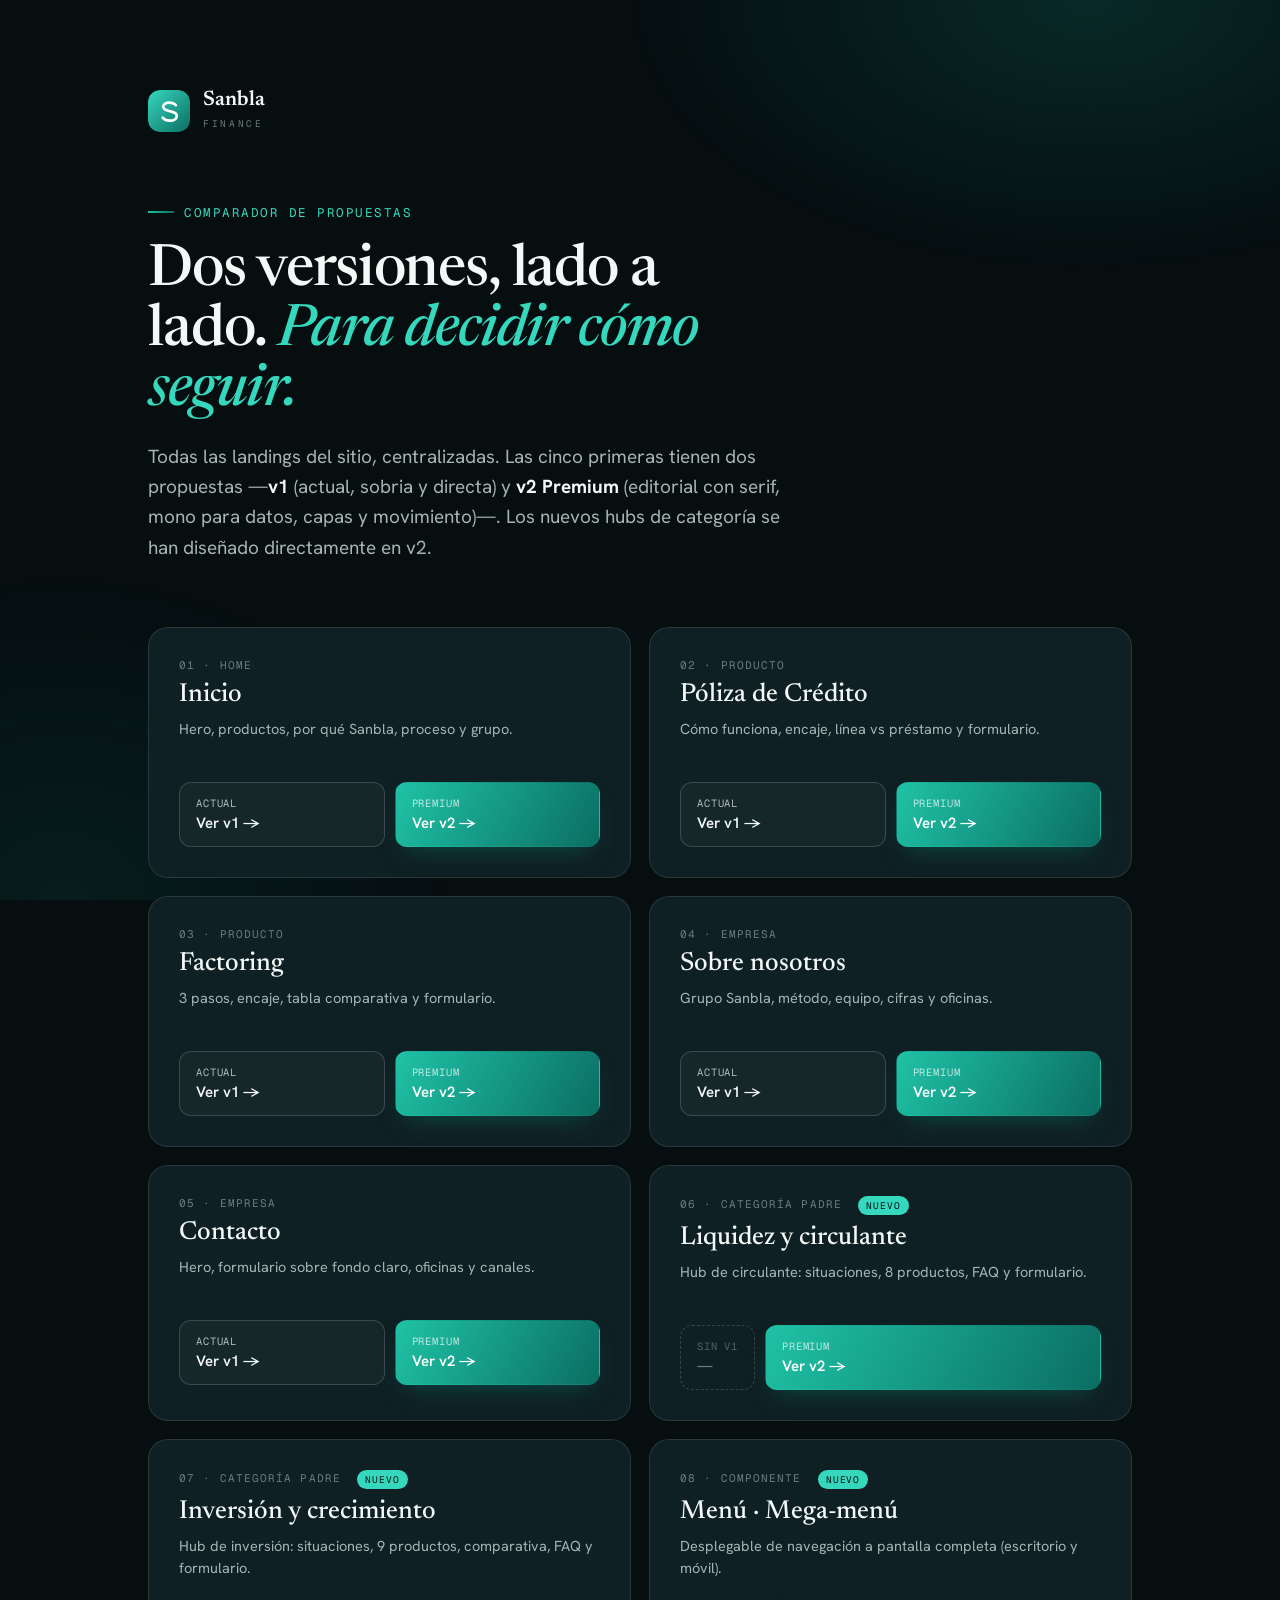
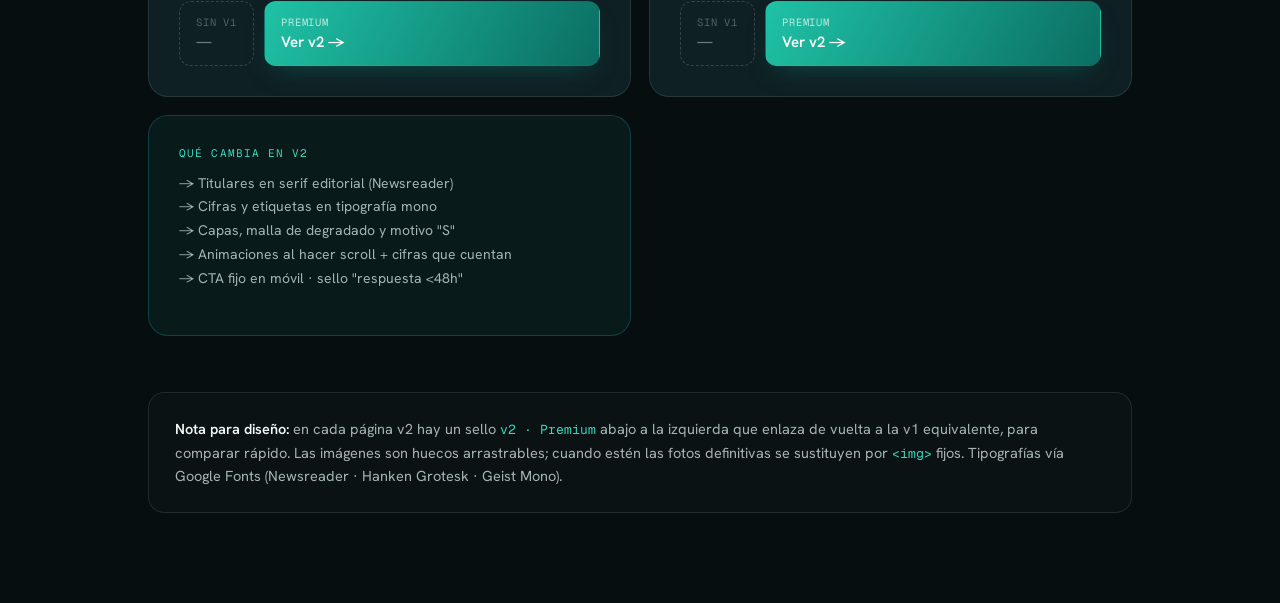
<file: index.html>
<!DOCTYPE html>
<html lang="es">
<head>
<meta charset="UTF-8" />
<meta name="viewport" content="width=device-width, initial-scale=1.0" />
<title>Comparador · Sanbla Finance — v1 vs v2</title>
<link rel="preconnect" href="https://fonts.googleapis.com" />
<link rel="preconnect" href="https://fonts.gstatic.com" crossorigin />
<link href="https://fonts.googleapis.com/css2?family=Newsreader:ital,opsz,wght@0,6..72,400;0,6..72,500;0,6..72,600;1,6..72,500&family=Hanken+Grotesk:wght@400;500;600;700&family=Geist+Mono:wght@400;500&display=swap" rel="stylesheet" />
<style>
  :root{
    --teal-300:#36D8BD;--teal-600:#0E8C7C;--teal-700:#0B6E63;
    --ink-980:#060E10;--ink-900:#0B181B;--ink-850:#0F2024;
    --grad:linear-gradient(118deg,#1FC2A6,#0B6E63);
    --line:rgba(255,255,255,.1);--line2:rgba(255,255,255,.16);
    --on:#F4F8F7;--mut:#A6B4B5;--faint:#6B7B7D;
    --mono:"Geist Mono",ui-monospace,monospace;
    --serif:"Newsreader",Georgia,serif;
    --body:"Hanken Grotesk",system-ui,sans-serif;
  }
  *{box-sizing:border-box;}
  body{margin:0;background:var(--ink-980);color:var(--on);font-family:var(--body);-webkit-font-smoothing:antialiased;min-height:100vh;}
  .bg{position:fixed;inset:0;z-index:0;pointer-events:none;background:radial-gradient(60% 50% at 85% 0%,rgba(18,168,146,.18),transparent 60%),radial-gradient(50% 60% at 5% 100%,rgba(11,110,99,.16),transparent 60%);}
  .wrap{position:relative;z-index:1;max-width:1080px;margin:0 auto;padding:clamp(40px,7vw,96px) clamp(20px,5vw,48px);}
  .top{display:flex;align-items:center;gap:13px;}
  .mark{width:42px;height:42px;border-radius:12px;}
  .brand b{font-family:var(--serif);font-weight:600;font-size:21px;display:block;line-height:1;}
  .brand span{font-family:var(--mono);font-size:9.5px;letter-spacing:.28em;text-transform:uppercase;color:var(--faint);}
  .kick{font-family:var(--mono);font-size:12.5px;letter-spacing:.12em;text-transform:uppercase;color:var(--teal-300);margin-top:clamp(40px,6vw,72px);display:inline-flex;align-items:center;gap:10px;}
  .kick::before{content:"";width:26px;height:1.5px;background:var(--grad);}
  h1{font-family:var(--serif);font-weight:500;font-size:clamp(34px,5.4vw,58px);line-height:1.04;letter-spacing:-.02em;margin:20px 0 0;max-width:18ch;}
  h1 em{font-style:italic;color:var(--teal-300);}
  .lede{color:var(--mut);font-size:19px;margin-top:20px;max-width:60ch;line-height:1.6;}
  .grid{margin-top:clamp(40px,6vw,64px);display:grid;grid-template-columns:repeat(2,1fr);gap:18px;}
  .card{background:var(--ink-850);border:1px solid var(--line);border-radius:20px;padding:30px;transition:border-color .2s ease,transform .2s ease;}
  .card:hover{border-color:rgba(54,216,189,.4);transform:translateY(-3px);}
  .card .pg{font-family:var(--mono);font-size:11px;letter-spacing:.1em;text-transform:uppercase;color:var(--faint);}
  .card h2{font-family:var(--serif);font-weight:500;font-size:26px;margin:10px 0 0;}
  .card p{color:var(--mut);font-size:14.5px;margin-top:10px;line-height:1.5;min-height:42px;}
  .links{display:flex;gap:10px;margin-top:22px;}
  .lk{flex:1;display:flex;flex-direction:column;gap:3px;padding:13px 16px;border-radius:12px;text-decoration:none;border:1px solid var(--line2);transition:all .18s ease;}
  .lk small{font-family:var(--mono);font-size:10.5px;letter-spacing:.08em;text-transform:uppercase;opacity:.7;}
  .lk b{font-size:15px;font-weight:600;}
  .lk.v1{background:rgba(255,255,255,.03);color:var(--on);}
  .lk.v1:hover{background:rgba(255,255,255,.08);border-color:rgba(255,255,255,.3);}
  .lk.v2{background:var(--grad);color:#fff;border-color:transparent;box-shadow:0 12px 26px -12px rgba(11,110,99,.6);}
  .lk.v2:hover{transform:translateY(-2px);box-shadow:0 18px 34px -12px rgba(11,110,99,.7);}
  .lk.na{flex:0 0 auto;background:transparent;color:var(--faint);border-style:dashed;cursor:default;}
  .lk.na:hover{transform:none;background:transparent;}
  .tag-new{display:inline-block;font-family:var(--mono);font-size:9.5px;letter-spacing:.1em;text-transform:uppercase;color:#081214;background:var(--teal-300);padding:3px 8px;border-radius:999px;margin-left:8px;vertical-align:middle;}
  .note{margin-top:clamp(36px,5vw,56px);padding:24px 26px;border:1px solid var(--line);border-radius:16px;background:rgba(255,255,255,.02);color:var(--mut);font-size:14.5px;line-height:1.65;}
  .note b{color:var(--on);font-weight:600;}
  .note .mono{font-family:var(--mono);color:var(--teal-300);font-size:13px;}
  @media(max-width:680px){.grid{grid-template-columns:1fr;}}
</style>
</head>
<body>
<div class="bg"></div>
<div class="wrap">
  <div class="top">
    <svg class="mark" viewBox="0 0 40 40" aria-hidden="true"><defs><linearGradient id="lg" x1="0" y1="0" x2="1" y2="1"><stop offset="0" stop-color="#36D8BD"/><stop offset="1" stop-color="#0B6E63"/></linearGradient></defs><rect width="40" height="40" rx="11" fill="url(#lg)"/><path d="M26.5 14.5C25 12.8 22.7 12 20.2 12c-3.4 0-5.7 1.6-5.7 4 0 5.6 12.9 2.8 12.9 8.7 0 2.7-2.7 4.5-6.6 4.5-2.9 0-5.4-1-6.8-2.9" fill="none" stroke="#fff" stroke-width="2.5" stroke-linecap="round" stroke-linejoin="round"/></svg>
    <span class="brand"><b>Sanbla</b><span>Finance</span></span>
  </div>

  <span class="kick">Comparador de propuestas</span>
  <h1>Dos versiones, lado a lado. <em>Para decidir cómo seguir.</em></h1>
  <p class="lede">Todas las landings del sitio, centralizadas. Las cinco primeras tienen dos propuestas —<b style="color:var(--on)">v1</b> (actual, sobria y directa) y <b style="color:var(--on)">v2 Premium</b> (editorial con serif, mono para datos, capas y movimiento)—. Los nuevos hubs de categoría se han diseñado directamente en v2.</p>

  <div class="grid">
    <div class="card">
      <div class="pg">01 · Home</div>
      <h2>Inicio</h2>
      <p>Hero, productos, por qué Sanbla, proceso y grupo.</p>
      <div class="links"><a class="lk v1" href="Inicio.html"><small>Actual</small><b>Ver v1 →</b></a><a class="lk v2" href="Inicio-v2.html"><small>Premium</small><b>Ver v2 →</b></a></div>
    </div>
    <div class="card">
      <div class="pg">02 · Producto</div>
      <h2>Póliza de Crédito</h2>
      <p>Cómo funciona, encaje, línea vs préstamo y formulario.</p>
      <div class="links"><a class="lk v1" href="Poliza.html"><small>Actual</small><b>Ver v1 →</b></a><a class="lk v2" href="Poliza-v2.html"><small>Premium</small><b>Ver v2 →</b></a></div>
    </div>
    <div class="card">
      <div class="pg">03 · Producto</div>
      <h2>Factoring</h2>
      <p>3 pasos, encaje, tabla comparativa y formulario.</p>
      <div class="links"><a class="lk v1" href="Factoring.html"><small>Actual</small><b>Ver v1 →</b></a><a class="lk v2" href="Factoring-v2.html"><small>Premium</small><b>Ver v2 →</b></a></div>
    </div>
    <div class="card">
      <div class="pg">04 · Empresa</div>
      <h2>Sobre nosotros</h2>
      <p>Grupo Sanbla, método, equipo, cifras y oficinas.</p>
      <div class="links"><a class="lk v1" href="Sobre-nosotros.html"><small>Actual</small><b>Ver v1 →</b></a><a class="lk v2" href="Sobre-nosotros-v2.html"><small>Premium</small><b>Ver v2 →</b></a></div>
    </div>
    <div class="card">
      <div class="pg">05 · Empresa</div>
      <h2>Contacto</h2>
      <p>Hero, formulario sobre fondo claro, oficinas y canales.</p>
      <div class="links"><a class="lk v1" href="Contacto.html"><small>Actual</small><b>Ver v1 →</b></a><a class="lk v2" href="Contacto-v2.html"><small>Premium</small><b>Ver v2 →</b></a></div>
    </div>
    <div class="card">
      <div class="pg">06 · Categoría padre <span class="tag-new">Nuevo</span></div>
      <h2>Liquidez y circulante</h2>
      <p>Hub de circulante: situaciones, 8 productos, FAQ y formulario.</p>
      <div class="links"><span class="lk na"><small>Sin v1</small><b>—</b></span><a class="lk v2" href="Liquidez-v2.html"><small>Premium</small><b>Ver v2 →</b></a></div>
    </div>
    <div class="card">
      <div class="pg">07 · Categoría padre <span class="tag-new">Nuevo</span></div>
      <h2>Inversión y crecimiento</h2>
      <p>Hub de inversión: situaciones, 9 productos, comparativa, FAQ y formulario.</p>
      <div class="links"><span class="lk na"><small>Sin v1</small><b>—</b></span><a class="lk v2" href="Inversion-v2.html"><small>Premium</small><b>Ver v2 →</b></a></div>
    </div>
    <div class="card">
      <div class="pg">08 · Componente <span class="tag-new">Nuevo</span></div>
      <h2>Menú · Mega-menú</h2>
      <p>Desplegable de navegación a pantalla completa (escritorio y móvil).</p>
      <div class="links"><span class="lk na"><small>Sin v1</small><b>—</b></span><a class="lk v2" href="Menu-v2.html"><small>Premium</small><b>Ver v2 →</b></a></div>
    </div>
    <div class="card" style="display:flex;flex-direction:column;justify-content:center;background:rgba(54,216,189,.06);border-color:rgba(54,216,239,.2);">
      <div class="pg" style="color:var(--teal-300);">Qué cambia en v2</div>
      <p style="color:var(--mut);font-size:14px;line-height:1.7;margin-top:12px;min-height:0;">→ Titulares en serif editorial (Newsreader)<br/>→ Cifras y etiquetas en tipografía mono<br/>→ Capas, malla de degradado y motivo "S"<br/>→ Animaciones al hacer scroll + cifras que cuentan<br/>→ CTA fijo en móvil · sello "respuesta &lt;48h"</p>
    </div>
  </div>

  <div class="note">
    <b>Nota para diseño:</b> en cada página v2 hay un sello <span class="mono">v2 · Premium</span> abajo a la izquierda que enlaza de vuelta a la v1 equivalente, para comparar rápido. Las imágenes son huecos arrastrables; cuando estén las fotos definitivas se sustituyen por <span class="mono">&lt;img&gt;</span> fijos. Tipografías vía Google Fonts (Newsreader · Hanken Grotesk · Geist Mono).
  </div>
</div>

<template id="__bundler_thumbnail" data-bg-color="#060E10">
  <svg viewBox="0 0 1200 800" xmlns="http://www.w3.org/2000/svg"><defs><linearGradient id="tg" x1="0" y1="0" x2="1" y2="1"><stop offset="0" stop-color="#36D8BD"/><stop offset="1" stop-color="#0B6E63"/></linearGradient></defs><rect width="1200" height="800" fill="#060E10"/><rect x="360" y="250" width="220" height="300" rx="26" fill="none" stroke="#36D8BD" stroke-width="4" opacity="0.5"/><rect x="620" y="250" width="220" height="300" rx="26" fill="url(#tg)"/><path d="M735 360c-12-14-30-20-50-20-27 0-46 13-46 32 0 45 103 22 103 70 0 22-22 36-53 36-23 0-43-8-54-23" fill="none" stroke="#fff" stroke-width="14" stroke-linecap="round" stroke-linejoin="round"/></svg>
</template>
</body>
</html>
</file>
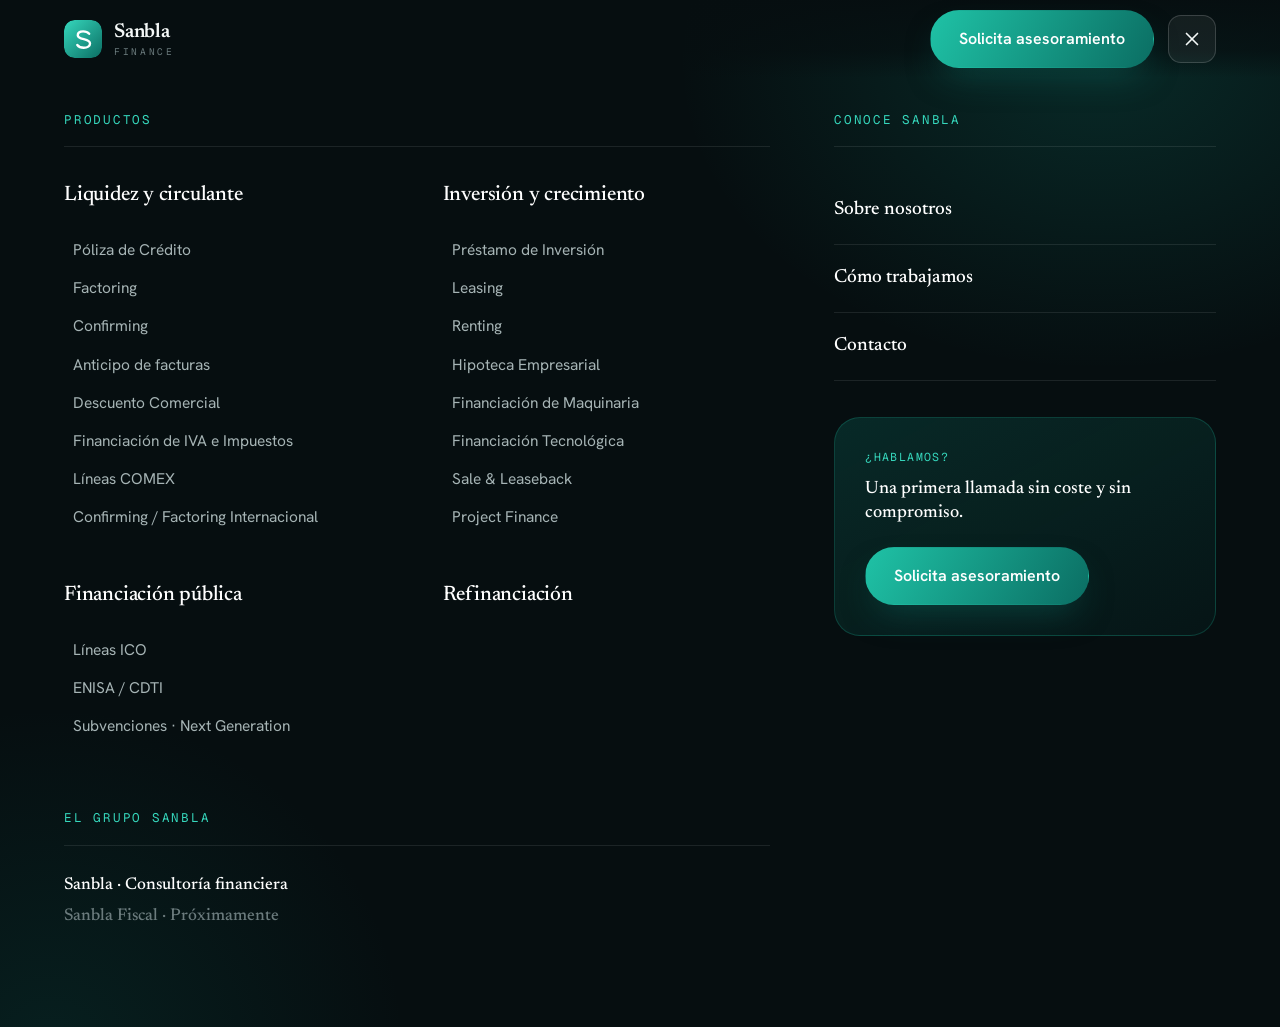
<file: Menu-v2.html>
<!DOCTYPE html>
<html lang="es">
<head>
<meta charset="UTF-8" />
<meta name="viewport" content="width=device-width, initial-scale=1.0" />
<title>Menú · Sanbla Finance</title>
<link rel="preconnect" href="https://fonts.googleapis.com" />
<link rel="preconnect" href="https://fonts.gstatic.com" crossorigin />
<link href="https://fonts.googleapis.com/css2?family=Newsreader:ital,opsz,wght@0,6..72,400;0,6..72,500;0,6..72,600;1,6..72,400;1,6..72,500&family=Hanken+Grotesk:wght@400;500;600;700&family=Geist+Mono:wght@400;500&display=swap" rel="stylesheet" />
<link rel="stylesheet" href="styles-premium.css" />
<style>
  /* Página dedicada: el mega-menú se muestra siempre abierto, en el flujo (no overlay) */
  body { background: var(--ink-980); }
  .mega.static { position: relative; opacity: 1; visibility: visible; min-height: 100vh; }
  .mega.static::before { position: absolute; }
  .mega.static .mega-bar { background: linear-gradient(180deg, rgba(6,14,16,.97) 0%, rgba(6,14,16,.7) 65%, transparent 100%); }
</style>
</head>
<body>

<svg width="0" height="0" style="position:absolute" aria-hidden="true"><defs><linearGradient id="lg" x1="0" y1="0" x2="1" y2="1"><stop offset="0" stop-color="#36D8BD"/><stop offset="1" stop-color="#0B6E63"/></linearGradient></defs></svg>

<div class="mega static open" role="navigation" aria-label="Menú principal">
  <div class="mega-bar">
    <a class="logo" href="Inicio-v2.html" aria-label="Sanbla Finance — inicio">
      <svg class="logo-mark" viewBox="0 0 40 40" aria-hidden="true"><rect width="40" height="40" rx="11" fill="url(#lg)"/><path d="M26.5 14.5C25 12.8 22.7 12 20.2 12c-3.4 0-5.7 1.6-5.7 4 0 5.6 12.9 2.8 12.9 8.7 0 2.7-2.7 4.5-6.6 4.5-2.9 0-5.4-1-6.8-2.9" fill="none" stroke="#fff" stroke-width="2.5" stroke-linecap="round" stroke-linejoin="round"/></svg>
      <span class="logo-text"><b>Sanbla</b><span>Finance</span></span>
    </a>
    <div class="mega-right">
      <a href="Contacto-v2.html" class="btn btn-primary"><span>Solicita asesoramiento</span></a>
      <a href="Inicio-v2.html" class="mega-close" aria-label="Cerrar menú"><svg viewBox="0 0 24 24" fill="none" stroke="currentColor" stroke-width="1.8" stroke-linecap="round"><line x1="6" y1="6" x2="18" y2="18"/><line x1="18" y1="6" x2="6" y2="18"/></svg></a>
    </div>
  </div>

  <div class="mega-inner">
    <div class="mega-main">
      <div class="mega-sect stag s1">Productos</div>
      <div class="mega-cols">
        <div>
          <div class="mega-group stag s1">
            <a class="mega-cat" href="Liquidez-v2.html">Liquidez y circulante<svg class="ar" viewBox="0 0 24 24" fill="none" stroke="currentColor" stroke-width="2" stroke-linecap="round" stroke-linejoin="round"><line x1="5" y1="12" x2="19" y2="12"/><polyline points="12 5 19 12 12 19"/></svg></a>
            <ul class="mega-list">
              <li><a href="Poliza-v2.html">Póliza de Crédito</a></li>
              <li><a href="Factoring-v2.html">Factoring</a></li>
              <li><a href="Liquidez-v2.html">Confirming</a></li>
              <li><a href="Liquidez-v2.html">Anticipo de facturas</a></li>
              <li><a href="Liquidez-v2.html">Descuento Comercial</a></li>
              <li><a href="Liquidez-v2.html">Financiación de IVA e Impuestos</a></li>
              <li><a href="Liquidez-v2.html">Líneas COMEX</a></li>
              <li><a href="Liquidez-v2.html">Confirming / Factoring Internacional</a></li>
            </ul>
          </div>
          <div class="mega-group stag s3">
            <a class="mega-cat" href="#">Financiación pública<svg class="ar" viewBox="0 0 24 24" fill="none" stroke="currentColor" stroke-width="2" stroke-linecap="round" stroke-linejoin="round"><line x1="5" y1="12" x2="19" y2="12"/><polyline points="12 5 19 12 12 19"/></svg></a>
            <ul class="mega-list">
              <li><a href="#">Líneas ICO</a></li>
              <li><a href="#">ENISA / CDTI</a></li>
              <li><a href="#">Subvenciones · Next Generation</a></li>
            </ul>
          </div>
        </div>
        <div>
          <div class="mega-group stag s2">
            <a class="mega-cat" href="Inversion-v2.html">Inversión y crecimiento<svg class="ar" viewBox="0 0 24 24" fill="none" stroke="currentColor" stroke-width="2" stroke-linecap="round" stroke-linejoin="round"><line x1="5" y1="12" x2="19" y2="12"/><polyline points="12 5 19 12 12 19"/></svg></a>
            <ul class="mega-list">
              <li><a href="Inversion-v2.html">Préstamo de Inversión</a></li>
              <li><a href="Inversion-v2.html">Leasing</a></li>
              <li><a href="Inversion-v2.html">Renting</a></li>
              <li><a href="Inversion-v2.html">Hipoteca Empresarial</a></li>
              <li><a href="Inversion-v2.html">Financiación de Maquinaria</a></li>
              <li><a href="Inversion-v2.html">Financiación Tecnológica</a></li>
              <li><a href="Inversion-v2.html">Sale &amp; Leaseback</a></li>
              <li><a href="Inversion-v2.html">Project Finance</a></li>
            </ul>
          </div>
          <div class="mega-group stag s4">
            <a class="mega-cat" href="#">Refinanciación<svg class="ar" viewBox="0 0 24 24" fill="none" stroke="currentColor" stroke-width="2" stroke-linecap="round" stroke-linejoin="round"><line x1="5" y1="12" x2="19" y2="12"/><polyline points="12 5 19 12 12 19"/></svg></a>
          </div>
        </div>
      </div>
      <div class="mega-grupo stag s4">
        <div class="mega-sect">El Grupo Sanbla</div>
        <div class="mega-row">
          <a href="#">Sanbla · Consultoría financiera</a>
          <span class="mega-na">Sanbla Fiscal · Próximamente</span>
        </div>
      </div>
    </div>

    <aside class="mega-aside stag s2">
      <div class="mega-sect">Conoce Sanbla</div>
      <ul class="mega-nav">
        <li><a href="Sobre-nosotros-v2.html">Sobre nosotros<svg class="ar" viewBox="0 0 24 24" fill="none" stroke="currentColor" stroke-width="2" stroke-linecap="round" stroke-linejoin="round"><line x1="5" y1="12" x2="19" y2="12"/><polyline points="12 5 19 12 12 19"/></svg></a></li>
        <li><a href="Sobre-nosotros-v2.html">Cómo trabajamos<svg class="ar" viewBox="0 0 24 24" fill="none" stroke="currentColor" stroke-width="2" stroke-linecap="round" stroke-linejoin="round"><line x1="5" y1="12" x2="19" y2="12"/><polyline points="12 5 19 12 12 19"/></svg></a></li>
        <li><a href="Contacto-v2.html">Contacto<svg class="ar" viewBox="0 0 24 24" fill="none" stroke="currentColor" stroke-width="2" stroke-linecap="round" stroke-linejoin="round"><line x1="5" y1="12" x2="19" y2="12"/><polyline points="12 5 19 12 12 19"/></svg></a></li>
      </ul>
      <div class="mega-card">
        <div class="mc-k">¿Hablamos?</div>
        <p>Una primera llamada sin coste y sin compromiso.</p>
        <a href="Contacto-v2.html" class="btn btn-primary"><span>Solicita asesoramiento</span></a>
      </div>
    </aside>
  </div>
</div>

<template id="__bundler_thumbnail">
  <svg viewBox="0 0 100 100" xmlns="http://www.w3.org/2000/svg"><defs><linearGradient id="tg" x1="0" y1="0" x2="1" y2="1"><stop offset="0" stop-color="#36D8BD"/><stop offset="1" stop-color="#0B6E63"/></linearGradient></defs><rect width="100" height="100" rx="22" fill="#081214"/><rect x="24" y="34" width="34" height="5" rx="2.5" fill="url(#tg)"/><rect x="24" y="48" width="52" height="4" rx="2" fill="#36D8BD" opacity="0.5"/><rect x="24" y="58" width="52" height="4" rx="2" fill="#36D8BD" opacity="0.5"/><rect x="24" y="68" width="40" height="4" rx="2" fill="#36D8BD" opacity="0.5"/></svg>
</template>

</body>
</html>
</file>
<file: styles-premium.css>
/* ============================================================
   SANBLA FINANCE — PREMIUM (v2)
   Editorial serif + grotesk + mono · layered surfaces · motif · motion
   Standalone stylesheet (does not depend on styles.css)
   ============================================================ */
:root {
  /* Brand teal ramp */
  --teal-200: #5FE6CE;
  --teal-300: #36D8BD;
  --teal-400: #1FC2A6;
  --teal-500: #12A892;
  --teal-600: #0E8C7C;
  --teal-700: #0B6E63;
  --teal-800: #0A554E;
  --teal-900: #073B37;

  /* Ink — deeper, slightly cool near-black */
  --ink-980: #060E10;
  --ink-950: #081214;
  --ink-900: #0B181B;
  --ink-850: #0F2024;
  --ink-800: #14292E;
  --ink-700: #1E373C;

  /* Paper — warm off-white, layered */
  --paper:   #FBFAF7;   /* page base, subtly warm */
  --paper-2: #F4F2EC;   /* alt sections */
  --surface: #FFFFFF;   /* raised cards */
  --line:    #E7E3DA;
  --line-2:  #D8D3C7;
  --line-dark: rgba(255,255,255,.09);
  --line-dark-2: rgba(255,255,255,.16);

  /* Text */
  --text-strong: #0C1618;
  --text:        #2B3A3D;
  --text-muted:  #5C6B6D;
  --text-faint:  #8B9698;
  --on-dark:        #F4F8F7;
  --on-dark-muted:  #A6B4B5;
  --on-dark-faint:  #6B7B7D;

  /* Brand gradient */
  --grad: linear-gradient(118deg, var(--teal-400) 0%, var(--teal-700) 100%);
  --grad-bright: linear-gradient(118deg, var(--teal-200) 0%, var(--teal-600) 96%);
  --grad-soft: linear-gradient(150deg, rgba(31,194,166,.13), rgba(11,110,99,.08));
  --accent: var(--teal-600);
  --accent-strong: var(--teal-500);

  /* Type */
  --font-display: "Newsreader", Georgia, "Times New Roman", serif;
  --font-body:    "Hanken Grotesk", system-ui, sans-serif;
  --font-mono:    "Geist Mono", "SF Mono", ui-monospace, monospace;

  /* Shape */
  --r-sm: 8px;
  --r-md: 14px;
  --r-lg: 20px;
  --r-xl: 26px;
  --r-2xl: 34px;

  /* Elevation — softer, layered */
  --sh-xs: 0 1px 2px rgba(8,18,20,.05);
  --sh-sm: 0 2px 8px -2px rgba(8,18,20,.08), 0 1px 2px rgba(8,18,20,.05);
  --sh-md: 0 10px 26px -10px rgba(8,18,20,.16), 0 3px 8px -4px rgba(8,18,20,.08);
  --sh-lg: 0 28px 60px -22px rgba(8,18,20,.26), 0 10px 22px -12px rgba(8,18,20,.12);
  --sh-teal: 0 16px 34px -12px rgba(11,110,99,.5);

  --maxw: 1240px;
  --gutter: clamp(20px, 5vw, 68px);
}

* { box-sizing: border-box; }
html { scroll-behavior: smooth; }
body {
  margin: 0;
  font-family: var(--font-body);
  color: var(--text);
  background: var(--paper);
  -webkit-font-smoothing: antialiased;
  text-rendering: optimizeLegibility;
  font-size: 17px;
  line-height: 1.62;
}
img { max-width: 100%; display: block; }
a { color: inherit; text-decoration: none; }
h1,h2,h3,h4 {
  font-family: var(--font-display);
  color: var(--text-strong);
  margin: 0;
  line-height: 1.06;
  letter-spacing: -.01em;
  font-weight: 500;
  text-wrap: balance;
}
p { margin: 0; }

.wrap { max-width: var(--maxw); margin: 0 auto; padding-inline: var(--gutter); }
.section { padding-block: clamp(80px, 10vw, 148px); position: relative; }

/* mono eyebrow */
.kicker {
  display: inline-flex; align-items: center; gap: 10px;
  font-family: var(--font-mono);
  font-size: 12.5px; font-weight: 500; letter-spacing: .12em; text-transform: uppercase;
  color: var(--accent-strong);
}
.kicker::before { content: ""; width: 26px; height: 1.5px; background: var(--grad); }
.kicker.center { justify-content: center; }
.kicker.on-dark { color: var(--teal-300); }

.section-head { max-width: 780px; }
.section-head.center { margin-inline: auto; text-align: center; }
.section-head h2 { font-size: clamp(34px, 5vw, 58px); margin-top: 22px; font-weight: 500; }
.section-head h2 em { font-style: italic; color: var(--accent-strong); }
.section-head .lede { margin-top: 22px; color: var(--text-muted); font-size: 19px; max-width: 58ch; line-height: 1.6; }
.section-head.center .lede { margin-inline: auto; }

/* ============================================================
   Motion — scroll reveal
   ============================================================ */
@media (prefers-reduced-motion: no-preference) {
  .reveal { opacity: 0; transform: translateY(22px); transition: opacity .7s cubic-bezier(.16,1,.3,1), transform .7s cubic-bezier(.16,1,.3,1); }
  .reveal.in { opacity: 1; transform: none; }
  .reveal.d1 { transition-delay: .08s; }
  .reveal.d2 { transition-delay: .16s; }
  .reveal.d3 { transition-delay: .24s; }
  .reveal.d4 { transition-delay: .32s; }
}

/* ============================================================
   Buttons
   ============================================================ */
.btn {
  display: inline-flex; align-items: center; justify-content: center; gap: 10px;
  font-family: var(--font-body); font-weight: 600; font-size: 16px;
  padding: 15px 28px; border-radius: 999px; border: 1px solid transparent;
  cursor: pointer; transition: transform .2s cubic-bezier(.16,1,.3,1), box-shadow .2s ease, background .2s ease, border-color .2s ease;
  white-space: nowrap; position: relative; overflow: hidden;
}
.btn svg { width: 18px; height: 18px; }
.btn-primary { background: var(--grad); color: #fff; box-shadow: var(--sh-teal); }
.btn-primary::after {
  content: ""; position: absolute; inset: 0; background: var(--grad-bright); opacity: 0; transition: opacity .25s ease;
}
.btn-primary span, .btn-primary svg { position: relative; z-index: 1; }
.btn-primary:hover { transform: translateY(-2px); box-shadow: 0 24px 46px -14px rgba(11,110,99,.6); }
.btn-primary:hover::after { opacity: 1; }
.btn-ghost-dark { background: rgba(255,255,255,.05); color: var(--on-dark); border-color: var(--line-dark-2); backdrop-filter: blur(4px); }
.btn-ghost-dark:hover { background: rgba(255,255,255,.1); border-color: rgba(255,255,255,.32); }
.btn-ghost-light { background: var(--surface); color: var(--text-strong); border-color: var(--line-2); }
.btn-ghost-light:hover { border-color: var(--accent); color: var(--accent); transform: translateY(-2px); box-shadow: var(--sh-md); }
.btn-lg { padding: 17px 34px; font-size: 17px; }

/* ============================================================
   Header
   ============================================================ */
.site-header {
  position: sticky; top: 0; z-index: 50;
  background: rgba(8,18,20,.72);
  backdrop-filter: blur(16px) saturate(150%);
  border-bottom: 1px solid var(--line-dark);
}
.nav { display: flex; align-items: center; justify-content: space-between; height: 78px; }
.nav-links { display: flex; align-items: center; gap: 32px; }
.nav-links a { font-family: var(--font-mono); color: var(--on-dark-muted); font-size: 13px; letter-spacing: .04em; font-weight: 450; transition: color .15s ease; }
.nav-links a:hover { color: var(--on-dark); }
.nav-links a.active { color: var(--on-dark); }
.nav-links a.active::after { content:""; display:block; height:1.5px; width:16px; background: var(--grad); margin-top:6px; }
.nav-right { display: flex; align-items: center; gap: 14px; }
.menu-btn { display: none; width: 46px; height: 46px; border-radius: 12px; align-items: center; justify-content: center; background: rgba(255,255,255,.05); border: 1px solid var(--line-dark-2); color: var(--on-dark); cursor: pointer; }

.has-menu { position: relative; }
.has-menu > .nav-trigger { display: inline-flex; align-items: center; gap: 6px; cursor: pointer; }
.has-menu > .nav-trigger svg { width: 12px; height: 12px; opacity: .7; transition: transform .2s ease; }
.has-menu:hover > .nav-trigger svg { transform: rotate(180deg); }
.submenu { position: absolute; top: calc(100% + 14px); left: -16px; min-width: 256px; background: #0e1f1e; border: 1px solid var(--line-dark-2); border-radius: var(--r-md); padding: 8px; box-shadow: var(--sh-lg); opacity: 0; visibility: hidden; transform: translateY(6px); transition: opacity .18s ease, transform .18s ease, visibility .18s; z-index: 60; }
.has-menu:hover .submenu { opacity: 1; visibility: visible; transform: translateY(0); }
.submenu::before { content: ""; position: absolute; top: -14px; left: 0; right: 0; height: 14px; }
.submenu a { display: flex; flex-direction: column; gap: 3px; padding: 12px 14px; border-radius: 10px; font-family: var(--font-body); }
.submenu a:hover { background: rgba(255,255,255,.05); }
.submenu a b { color: var(--on-dark); font-size: 14.5px; font-weight: 600; letter-spacing: 0; }
.submenu a span { color: var(--on-dark-faint); font-size: 12.5px; }

/* Logo */
.logo { display: inline-flex; align-items: center; gap: 12px; }
.logo-mark { width: 38px; height: 38px; border-radius: 11px; flex: none; }
.logo-text { display: flex; flex-direction: column; line-height: 1; }
.logo-text b { font-family: var(--font-display); font-weight: 600; font-size: 20px; letter-spacing: -.01em; color: var(--on-dark); }
.logo-text span { font-family: var(--font-mono); font-size: 9.5px; letter-spacing: .28em; text-transform: uppercase; color: var(--on-dark-faint); margin-top: 5px; }

/* ============================================================
   Hero — editorial, layered
   ============================================================ */
.hero { position: relative; background: var(--ink-950); color: var(--on-dark); overflow: hidden; }
.hero-media { position: absolute; inset: 0; }
.hero-media image-slot { width: 100%; height: 100%; }
.hero-scrim { position: absolute; inset: 0; background: linear-gradient(92deg, rgba(8,18,20,.97) 0%, rgba(8,18,20,.86) 44%, rgba(8,18,20,.5) 100%), linear-gradient(0deg, rgba(8,18,20,.92) 0%, rgba(8,18,20,0) 42%); }
/* signature gradient mesh + motif */
.hero-mesh { position: absolute; inset: 0; pointer-events: none; opacity: .9;
  background:
    radial-gradient(60% 80% at 88% 12%, rgba(18,168,146,.26), transparent 60%),
    radial-gradient(50% 60% at 70% 100%, rgba(11,110,99,.22), transparent 65%);
}
.hero-motif { position: absolute; top: 0; right: 0; width: min(46%, 640px); height: 100%; pointer-events: none; opacity: .5; }
.hero-inner { position: relative; padding-block: clamp(92px, 13vw, 168px); }
.hero-content { max-width: 760px; }
.hero h1 { color: #fff; font-size: clamp(44px, 6.6vw, 82px); line-height: 1.0; margin-top: 26px; letter-spacing: -.02em; font-weight: 500; }
.hero h1 em { font-style: italic; }
.hero h1 .accent { background: var(--grad-bright); -webkit-background-clip: text; background-clip: text; -webkit-text-fill-color: transparent; }
.hero-lede { margin-top: 26px; font-size: 19.5px; color: var(--on-dark-muted); max-width: 54ch; line-height: 1.6; }
.hero-cta { display: flex; flex-wrap: wrap; gap: 14px; margin-top: 40px; align-items: center; }

/* hero trust row */
.hero-trust { margin-top: 46px; display: flex; flex-wrap: wrap; align-items: center; gap: 14px 30px; padding-top: 30px; border-top: 1px solid var(--line-dark); }
.hero-trust .tlabel { font-family: var(--font-mono); font-size: 11px; letter-spacing: .14em; text-transform: uppercase; color: var(--on-dark-faint); }
.hero-trust .tlogos { display: flex; flex-wrap: wrap; gap: 24px; align-items: center; }
.hero-trust .tlogos span { font-family: var(--font-display); font-weight: 600; font-size: 17px; color: var(--on-dark-muted); opacity: .8; }

/* ============================================================
   Stats — mono numerals, hairline grid
   ============================================================ */
.stats { background: var(--ink-900); border-top: 1px solid var(--line-dark); }
.stats-grid { display: grid; grid-template-columns: repeat(4, 1fr); }
.stat { padding: 44px 8px; position: relative; }
.stat + .stat::before { content: ""; position: absolute; left: 0; top: 30px; bottom: 30px; width: 1px; background: var(--line-dark); }
.stat .num { font-family: var(--font-mono); font-weight: 500; font-size: clamp(30px, 3.6vw, 46px); color: #fff; letter-spacing: -.02em; font-feature-settings: "tnum"; }
.stat .num .u { color: var(--teal-300); }
.stat .lbl { margin-top: 10px; font-size: 14px; color: var(--on-dark-muted); }

/* ============================================================
   Surfaces / cards
   ============================================================ */
.card { background: var(--surface); border-radius: var(--r-lg); border: 1px solid var(--line); box-shadow: var(--sh-sm); transition: transform .25s cubic-bezier(.16,1,.3,1), box-shadow .25s ease, border-color .25s ease; }
.card:hover { transform: translateY(-4px); box-shadow: var(--sh-lg); border-color: transparent; }

.ico { width: 54px; height: 54px; border-radius: 14px; flex: none; display: inline-flex; align-items: center; justify-content: center; color: var(--teal-600); background: var(--grad-soft); border: 1px solid rgba(18,168,146,.16); position: relative; }
.ico svg { width: 26px; height: 26px; stroke: currentColor; fill: none; stroke-width: 1.6; stroke-linecap: round; stroke-linejoin: round; }

/* section tints */
.sec-paper2 { background: var(--paper-2); }
.dark-sec { background: var(--ink-950); color: var(--on-dark); position: relative; overflow: hidden; }
.dark-sec .section-head h2 { color: #fff; }
.dark-sec .section-head .lede { color: var(--on-dark-muted); }
.dark-mesh { position: absolute; inset: 0; pointer-events: none; background: radial-gradient(50% 60% at 12% 0%, rgba(18,168,146,.16), transparent 60%); }

/* ============================================================
   Steps (product pages)
   ============================================================ */
.steps { display: grid; grid-template-columns: repeat(3, 1fr); gap: 24px; margin-top: 58px; }
.step { position: relative; border-radius: var(--r-xl); overflow: hidden; min-height: 440px; display: flex; flex-direction: column; justify-content: flex-end; color: #fff; box-shadow: var(--sh-md); isolation: isolate; }
.step image-slot { position: absolute; inset: 0; width: 100%; height: 100%; z-index: -2; }
.step::after { content: ""; position: absolute; inset: 0; z-index: -1; background: linear-gradient(180deg, rgba(8,18,20,.1) 0%, rgba(8,18,20,.5) 50%, rgba(8,18,20,.94) 100%); }
.step-num { position: absolute; top: 24px; left: 24px; font-family: var(--font-mono); font-weight: 500; font-size: 15px; color: #fff; padding: 9px 13px; border-radius: 10px; background: rgba(8,18,20,.4); border: 1px solid rgba(255,255,255,.22); backdrop-filter: blur(6px); letter-spacing: .04em; }
.step-body { padding: 28px; }
.step-body h3 { color: #fff; font-size: 25px; font-weight: 500; }
.step-body p { margin-top: 11px; color: rgba(255,255,255,.84); font-size: 15.5px; line-height: 1.55; }

/* ============================================================
   Fit grid
   ============================================================ */
.fit-grid { display: grid; grid-template-columns: repeat(2, 1fr); gap: 22px; margin-top: 58px; }
.fit-card { padding: 34px; display: flex; gap: 22px; align-items: flex-start; }
.fit-card .ico { margin-top: 2px; }
.fit-card h3 { font-size: 22px; font-weight: 500; }
.fit-card p { margin-top: 10px; color: var(--text-muted); font-size: 16px; }
.center-cta { text-align: center; margin-top: 52px; }

/* ============================================================
   Product grid (Home)
   ============================================================ */
.prod-grid { display: grid; grid-template-columns: repeat(3, 1fr); gap: 22px; margin-top: 58px; }
.prod-card { padding: 32px; display: flex; flex-direction: column; min-height: 290px; }
.prod-card .ptag { font-family: var(--font-mono); font-size: 11.5px; font-weight: 500; letter-spacing: .1em; text-transform: uppercase; color: var(--accent-strong); margin-top: 20px; }
.prod-card h3 { font-size: 24px; margin-top: 14px; font-weight: 500; }
.prod-card p { margin-top: 12px; color: var(--text-muted); font-size: 15.5px; flex: 1; }
.prod-link { margin-top: 22px; display: inline-flex; align-items: center; gap: 8px; font-weight: 600; font-size: 15px; color: var(--accent); }
.prod-link svg { width: 16px; height: 16px; transition: transform .2s ease; }
.prod-card:hover .prod-link svg { transform: translateX(5px); }
.prod-wide { grid-column: span 2; }
.prod-card.feature { background: var(--ink-950); color: var(--on-dark); border-color: transparent; position: relative; overflow: hidden; }
.prod-card.feature::before { content:""; position:absolute; inset:0; background: radial-gradient(80% 100% at 100% 0%, rgba(18,168,146,.3), transparent 62%); }
.prod-card.feature h3 { color:#fff; position: relative; }
.prod-card.feature p { color: var(--on-dark-muted); position: relative; }
.prod-card.feature .ptag { color: var(--teal-300); position: relative; }
.prod-card.invite { justify-content: center; }
.prod-card.invite .btn { position: relative; }

/* ============================================================
   Why cards (dark)
   ============================================================ */
.why-grid { display: grid; grid-template-columns: repeat(3, 1fr); gap: 22px; margin-top: 58px; position: relative; }
.why-card { background: var(--ink-850); border: 1px solid var(--line-dark); border-radius: var(--r-xl); padding: 34px; transition: border-color .25s ease, transform .25s ease; }
.why-card:hover { border-color: rgba(31,194,166,.42); transform: translateY(-4px); }
.why-card .ico { background: rgba(31,194,166,.1); border-color: rgba(31,194,166,.24); color: var(--teal-300); }
.why-card h3 { color: #fff; font-size: 22px; margin-top: 24px; font-weight: 500; }
.why-card p { color: var(--on-dark-muted); font-size: 15.5px; margin-top: 12px; line-height: 1.55; }

/* ============================================================
   Timeline (numbered, connector line)
   ============================================================ */
.timeline { margin-top: 60px; display: grid; grid-template-columns: repeat(4, 1fr); gap: 22px; }
.tl-step { position: relative; padding: 32px 28px; border-radius: var(--r-xl); background: var(--surface); border: 1px solid var(--line); box-shadow: var(--sh-sm); }
.tl-step::before { content: ""; position: absolute; top: 54px; right: -22px; width: 22px; height: 1.5px; background: var(--line-2); z-index: 1; }
.tl-step:last-child::before { display: none; }
.tl-num { width: 48px; height: 48px; border-radius: 13px; background: var(--grad); color: #fff; display: grid; place-items: center; font-family: var(--font-mono); font-weight: 500; font-size: 16px; box-shadow: var(--sh-teal); }
.tl-step h3 { font-size: 21px; margin-top: 24px; font-weight: 500; }
.tl-step p { color: var(--text-muted); font-size: 15px; margin-top: 11px; line-height: 1.55; }

/* ============================================================
   Group cards
   ============================================================ */
.group-grid { display: grid; grid-template-columns: repeat(3, 1fr); gap: 22px; margin-top: 58px; }
.group-card { position: relative; border-radius: var(--r-2xl); padding: 36px; overflow: hidden; background: var(--grad); color: #fff; box-shadow: var(--sh-teal); }
.group-card.muted { background: var(--ink-850); border: 1px solid var(--line-dark); box-shadow: none; }
.group-card.current { outline: 1.5px solid var(--teal-300); outline-offset: 4px; }
.group-card .glogo { display: flex; align-items: center; gap: 10px; }
.group-card .glogo svg { width: 30px; height: 30px; }
.group-card .glogo b { font-family: var(--font-display); font-weight: 600; font-size: 18px; }
.group-card .gtag { font-family: var(--font-mono); font-size: 11px; font-weight: 500; letter-spacing: .1em; text-transform: uppercase; opacity: .85; margin-top: 28px; }
.group-card.muted .gtag { color: var(--teal-300); opacity: 1; }
.group-card h3 { color: #fff; font-size: 26px; margin-top: 10px; font-weight: 500; }
.group-card p { font-size: 15px; line-height: 1.55; margin-top: 14px; color: rgba(255,255,255,.9); }
.group-card.muted p { color: var(--on-dark-muted); }
.group-card .gmeta { margin-top: 24px; font-family: var(--font-mono); font-size: 12.5px; color: rgba(255,255,255,.85); border-top: 1px solid rgba(255,255,255,.2); padding-top: 18px; letter-spacing: .02em; }
.group-card.muted .gmeta { color: var(--on-dark-faint); border-top-color: var(--line-dark); }
.group-card .glink { margin-top: 20px; display: inline-flex; align-items: center; gap: 8px; font-weight: 600; font-size: 14.5px; padding: 11px 20px; border-radius: 999px; background: rgba(255,255,255,.16); border: 1px solid rgba(255,255,255,.28); }
.group-card .glink:hover { background: rgba(255,255,255,.26); }

/* ============================================================
   Comparison (Póliza — two cards)
   ============================================================ */
.compare { display: grid; grid-template-columns: 1fr 1fr; gap: 24px; margin-top: 58px; align-items: stretch; }
.comp-card { border-radius: var(--r-2xl); padding: 42px; position: relative; overflow: hidden; }
.comp-card.win { background: var(--surface); border: 1px solid var(--line); box-shadow: var(--sh-lg); }
.comp-card.alt { background: var(--ink-900); color: var(--on-dark); }
.comp-card.alt::before { content: ""; position: absolute; inset: 0; opacity: .55; background: radial-gradient(120% 80% at 100% 0%, rgba(18,168,146,.28), transparent 60%); }
.comp-head { display: flex; align-items: center; gap: 14px; position: relative; }
.comp-tag { font-family: var(--font-mono); font-size: 11px; font-weight: 500; letter-spacing: .08em; text-transform: uppercase; padding: 6px 12px; border-radius: 999px; }
.comp-card.win .comp-tag { background: var(--grad); color: #fff; }
.comp-card.alt .comp-tag { background: rgba(255,255,255,.1); color: var(--on-dark-muted); border: 1px solid var(--line-dark-2); }
.comp-card h3 { font-size: 29px; position: relative; font-weight: 500; }
.comp-card.alt h3 { color: #fff; }
.comp-list { margin-top: 28px; position: relative; display: flex; flex-direction: column; }
.comp-row { display: flex; gap: 14px; padding: 16px 0; align-items: flex-start; border-top: 1px solid var(--line); }
.comp-card.alt .comp-row { border-top-color: var(--line-dark); }
.comp-row:first-child { border-top: none; }
.comp-row .rk { font-family: var(--font-mono); font-size: 11.5px; font-weight: 500; letter-spacing: .04em; text-transform: uppercase; color: var(--text-faint); min-width: 128px; flex: none; padding-top: 2px; }
.comp-card.alt .comp-row .rk { color: var(--on-dark-faint); }
.comp-row .rv { font-size: 16px; color: var(--text); }
.comp-card.alt .comp-row .rv { color: var(--on-dark-muted); }

/* ============================================================
   Comparison table (Factoring)
   ============================================================ */
.ctable-wrap { margin-top: 56px; border: 1px solid var(--line); border-radius: var(--r-2xl); overflow: hidden; box-shadow: var(--sh-md); background: var(--surface); }
.ctable { width: 100%; border-collapse: collapse; font-size: 15.5px; }
.ctable th, .ctable td { padding: 19px 24px; text-align: left; border-bottom: 1px solid var(--line); }
.ctable thead th { background: var(--paper-2); font-family: var(--font-mono); font-size: 11.5px; letter-spacing: .04em; text-transform: uppercase; color: var(--text-faint); font-weight: 500; }
.ctable thead th.hl { color: var(--accent-strong); }
.ctable tbody th { font-family: var(--font-body); font-weight: 600; color: var(--text-strong); font-size: 14.5px; }
.ctable td { color: var(--text-muted); }
.ctable td.hl { color: var(--text-strong); font-weight: 500; }
.ctable .col-hl { background: rgba(31,194,166,.05); border-left: 1px solid rgba(31,194,166,.18); border-right: 1px solid rgba(31,194,166,.18); }
.ctable tbody tr:last-child th, .ctable tbody tr:last-child td { border-bottom: none; }

/* ============================================================
   Lead / form
   ============================================================ */
.lead { position: relative; background: var(--ink-950); color: var(--on-dark); overflow: hidden; }
.lead::before { content: ""; position: absolute; inset: 0; opacity: .7; background: radial-gradient(80% 70% at 6% 0%, rgba(18,168,146,.22), transparent 55%); }
.lead-grid { position: relative; display: grid; grid-template-columns: 1fr 1.02fr; gap: clamp(40px, 6vw, 92px); align-items: center; }
.lead-copy h2 { color: #fff; font-size: clamp(32px, 4vw, 50px); font-weight: 500; }
.lead-copy h2 em { font-style: italic; color: var(--teal-300); }
.lead-copy .lede { margin-top: 22px; color: var(--on-dark-muted); font-size: 19px; max-width: 46ch; }
.lead-points { margin-top: 36px; display: flex; flex-direction: column; gap: 18px; }
.lead-point { display: flex; gap: 15px; align-items: flex-start; }
.lead-point .pi { width: 40px; height: 40px; border-radius: 11px; flex: none; display: grid; place-items: center; background: var(--grad-soft); color: var(--teal-300); border: 1px solid rgba(31,194,166,.2); }
.lead-point .pi svg { width: 20px; height: 20px; stroke: currentColor; fill: none; stroke-width: 1.7; stroke-linecap: round; stroke-linejoin: round; }
.lead-point b { color: #fff; font-weight: 600; font-size: 16px; }
.lead-point p { color: var(--on-dark-muted); font-size: 15px; margin-top: 3px; }

/* light lead variant (Contacto) */
.lead.lead--light { background: var(--paper-2); }
.lead.lead--light::before { display: none; }
.lead--light .lead-copy h2 { color: var(--text-strong); }
.lead--light .lead-copy h2 em { color: var(--accent-strong); }
.lead--light .lead-copy .lede { color: var(--text-muted); }
.lead--light .lead-point b { color: var(--text-strong); }
.lead--light .lead-point p { color: var(--text-muted); }
.lead--light .lead-point .pi { color: var(--teal-600); }
.lead--light .kicker { color: var(--accent-strong); }
.lead--light .form-card { border: 1px solid var(--line); }

/* form card */
.form-card { background: var(--surface); border-radius: var(--r-2xl); padding: clamp(28px, 3vw, 44px); box-shadow: var(--sh-lg); color: var(--text); position: relative; }
.form-card .fc-badge { position: absolute; top: -14px; right: 28px; font-family: var(--font-mono); font-size: 11px; letter-spacing: .06em; text-transform: uppercase; background: var(--grad); color: #fff; padding: 7px 14px; border-radius: 999px; box-shadow: var(--sh-teal); }
.form-card h3 { font-size: 24px; font-weight: 500; }
.form-card .sub { color: var(--text-muted); font-size: 15px; margin-top: 7px; margin-bottom: 26px; }
.form-grid { display: grid; grid-template-columns: 1fr 1fr; gap: 16px 18px; }
.field { display: flex; flex-direction: column; gap: 7px; }
.field.full { grid-column: 1 / -1; }
.field label { font-size: 13.5px; font-weight: 600; color: var(--text-strong); }
.field label .req { color: var(--teal-600); }
.field input, .field select { font-family: var(--font-body); font-size: 15.5px; color: var(--text-strong); padding: 14px 15px; border-radius: var(--r-sm); border: 1px solid var(--line-2); background: var(--surface); transition: border-color .15s ease, box-shadow .15s ease; width: 100%; appearance: none; }
.field input::placeholder { color: var(--text-faint); }
.field input:focus, .field select:focus { outline: none; border-color: var(--accent); box-shadow: 0 0 0 3px rgba(18,168,146,.16); }
.select-shell { position: relative; }
.select-shell::after { content: ""; position: absolute; right: 15px; top: 50%; width: 9px; height: 9px; border-right: 2px solid var(--text-muted); border-bottom: 2px solid var(--text-muted); transform: translateY(-65%) rotate(45deg); pointer-events: none; }
.consent { grid-column: 1 / -1; display: flex; gap: 11px; align-items: flex-start; margin-top: 2px; }
.consent input { width: 19px; height: 19px; margin-top: 2px; accent-color: var(--teal-600); flex: none; }
.consent label { font-size: 13.5px; color: var(--text-muted); font-weight: 400; }
.consent a { color: var(--accent); text-decoration: underline; text-underline-offset: 2px; }
.form-submit { grid-column: 1 / -1; margin-top: 8px; }
.form-submit .btn { width: 100%; }
.form-foot { grid-column: 1 / -1; display: flex; align-items: center; gap: 8px; justify-content: center; color: var(--text-faint); font-size: 13.5px; margin-top: 4px; }
.form-foot svg { width: 15px; height: 15px; stroke: var(--teal-500); fill: none; stroke-width: 1.8; }

/* ============================================================
   Split (About method)
   ============================================================ */
.split { display: grid; grid-template-columns: 1fr 1.05fr; gap: clamp(36px, 6vw, 84px); align-items: center; }
.split-copy h2 { font-size: clamp(30px, 3.6vw, 46px); margin-top: 18px; font-weight: 500; }
.split-copy h2 em { font-style: italic; color: var(--accent-strong); }
.split-copy p { margin-top: 18px; color: var(--text-muted); font-size: 17px; max-width: 52ch; }
.split-copy p strong { color: var(--text-strong); font-weight: 600; }
.split-media { border-radius: var(--r-2xl); overflow: hidden; box-shadow: var(--sh-lg); aspect-ratio: 4/3; position: relative; }
.split-media image-slot { width: 100%; height: 100%; }

/* ============================================================
   Team
   ============================================================ */
.team-grid { display: grid; grid-template-columns: repeat(3, 1fr); gap: 28px; margin-top: 58px; }
.team-card .photo { border-radius: var(--r-xl); overflow: hidden; aspect-ratio: 4/5; box-shadow: var(--sh-md); background: var(--ink-800); }
.team-card .photo image-slot { width: 100%; height: 100%; }
.team-card h3 { font-size: 21px; margin-top: 24px; font-weight: 500; }
.team-card .role { font-family: var(--font-mono); color: var(--accent-strong); font-size: 12.5px; letter-spacing: .03em; margin-top: 7px; }
.team-card p { color: var(--text-muted); font-size: 14.5px; margin-top: 13px; line-height: 1.55; }

/* ============================================================
   City cards
   ============================================================ */
.city-grid { display: grid; grid-template-columns: repeat(2, 1fr); gap: 26px; }
.city-card { background: var(--surface); border: 1px solid var(--line); border-radius: var(--r-2xl); overflow: hidden; box-shadow: var(--sh-md); }
.city-card .cphoto { aspect-ratio: 16/8; overflow: hidden; background: var(--ink-800); }
.city-card .cphoto image-slot { width: 100%; height: 100%; }
.city-body { padding: 30px 32px 34px; }
.city-body h3 { font-size: 25px; font-weight: 500; }
.city-row { display: flex; gap: 13px; align-items: flex-start; margin-top: 15px; color: var(--text); font-size: 15.5px; }
.city-row:first-of-type { margin-top: 22px; }
.city-row .ci { width: 22px; height: 22px; flex: none; color: var(--accent); margin-top: 1px; }
.city-row .ci svg { width: 20px; height: 20px; stroke: currentColor; fill: none; stroke-width: 1.7; stroke-linecap: round; stroke-linejoin: round; }
.city-row a:hover { color: var(--accent); }

/* ============================================================
   Channel cards
   ============================================================ */
.channel-grid { display: grid; grid-template-columns: repeat(2, 1fr); gap: 24px; margin-top: 56px; }
.channel-card { background: var(--surface); border: 1px solid var(--line); border-radius: var(--r-2xl); padding: 46px; text-align: center; transition: border-color .25s ease, transform .25s ease, box-shadow .25s ease; }
.channel-card:hover { transform: translateY(-4px); box-shadow: var(--sh-md); border-color: var(--line-2); }
.channel-ico { width: 62px; height: 62px; border-radius: 17px; margin: 0 auto; display: grid; place-items: center; background: var(--grad-soft); color: var(--teal-600); border: 1px solid rgba(18,168,146,.16); }
.channel-ico svg { width: 30px; height: 30px; stroke: currentColor; fill: none; stroke-width: 1.6; stroke-linecap: round; stroke-linejoin: round; }
.channel-card h3 { font-size: 23px; margin-top: 24px; font-weight: 500; }
.channel-card p { color: var(--text-muted); font-size: 15.5px; margin-top: 11px; max-width: 34ch; margin-inline: auto; }
.channel-card .btn { margin-top: 26px; }

/* ============================================================
   FAQ
   ============================================================ */
.faq-wrap { background: var(--paper-2); }
.faq-list { margin-top: 50px; max-width: 900px; }
.faq-item { border-bottom: 1px solid var(--line-2); }
.faq-q { width: 100%; background: none; border: none; cursor: pointer; text-align: left; display: flex; align-items: center; justify-content: space-between; gap: 24px; padding: 28px 4px; font-family: var(--font-display); font-weight: 500; font-size: 22px; color: var(--text-strong); }
.faq-toggle { width: 38px; height: 38px; border-radius: 999px; flex: none; display: grid; place-items: center; background: var(--surface); border: 1px solid var(--line-2); position: relative; transition: background .2s ease, border-color .2s ease; }
.faq-item.open .faq-toggle { background: var(--grad); border-color: transparent; }
.faq-toggle::before, .faq-toggle::after { content: ""; position: absolute; background: var(--text-strong); border-radius: 2px; transition: transform .2s ease, background .2s ease; }
.faq-toggle::before { width: 14px; height: 2px; }
.faq-toggle::after { width: 2px; height: 14px; }
.faq-item.open .faq-toggle::before, .faq-item.open .faq-toggle::after { background: #fff; }
.faq-item.open .faq-toggle::after { transform: scaleY(0); }
.faq-a { max-height: 0; overflow: hidden; transition: max-height .3s ease; }
.faq-a-inner { padding: 0 4px 28px; color: var(--text-muted); font-size: 16.5px; max-width: 72ch; }

/* ============================================================
   Closer
   ============================================================ */
.closer { position: relative; color: #fff; overflow: hidden; background: var(--ink-950); }
.closer image-slot { position: absolute; inset: 0; width: 100%; height: 100%; z-index: -2; }
.closer::after { content: ""; position: absolute; inset: 0; z-index: -1; background: linear-gradient(90deg, rgba(8,18,20,.96) 0%, rgba(8,18,20,.8) 50%, rgba(8,18,20,.5) 100%); }
.closer-mesh { position: absolute; inset: 0; pointer-events: none; background: radial-gradient(60% 90% at 90% 10%, rgba(18,168,146,.26), transparent 60%); }
.closer-inner { position: relative; padding-block: clamp(80px, 10vw, 132px); }
.closer h2 { color: #fff; font-size: clamp(34px, 5vw, 60px); max-width: 18ch; font-weight: 500; }
.closer h2 em { font-style: italic; }
.closer p { margin-top: 20px; color: var(--on-dark-muted); font-size: 19px; max-width: 48ch; }
.closer .hero-cta { margin-top: 36px; }

/* ============================================================
   Footer
   ============================================================ */
.footer { background: var(--ink-980); color: var(--on-dark-muted); }
.footer-top { display: grid; grid-template-columns: 1.6fr 1fr 1fr 1fr; gap: 40px; padding-block: 76px; }
.footer .logo-text b { font-size: 21px; }
.foot-about { margin-top: 24px; font-size: 14.5px; line-height: 1.6; color: var(--on-dark-muted); max-width: 36ch; }
.foot-legal-note { margin-top: 18px; font-size: 12.5px; color: var(--on-dark-faint); line-height: 1.6; max-width: 40ch; }
.foot-social { display: flex; gap: 12px; margin-top: 26px; }
.foot-social a { width: 40px; height: 40px; border-radius: 11px; display: grid; place-items: center; background: rgba(255,255,255,.05); border: 1px solid var(--line-dark); color: var(--on-dark-muted); transition: all .15s ease; }
.foot-social a:hover { color: #fff; border-color: var(--teal-600); background: rgba(18,168,146,.12); }
.foot-social svg { width: 18px; height: 18px; }
.foot-col h4 { font-family: var(--font-mono); font-size: 11px; letter-spacing: .12em; text-transform: uppercase; color: var(--on-dark-faint); font-weight: 500; }
.foot-col ul { list-style: none; margin: 20px 0 0; padding: 0; display: flex; flex-direction: column; gap: 13px; }
.foot-col a { font-size: 14.5px; color: var(--on-dark-muted); transition: color .15s ease; }
.foot-col a:hover { color: #fff; }
.foot-contact { font-family: var(--font-mono); font-size: 13.5px; line-height: 1.95; letter-spacing: .01em; }
.footer-bottom { border-top: 1px solid var(--line-dark); padding-block: 26px; display: flex; align-items: center; justify-content: space-between; gap: 16px; flex-wrap: wrap; font-size: 13px; color: var(--on-dark-faint); }
.footer-bottom .bot-links { display: flex; gap: 22px; flex-wrap: wrap; }
.footer-bottom a:hover { color: var(--on-dark); }

/* ============================================================
   Sticky mobile CTA
   ============================================================ */
.mobile-cta { position: fixed; left: 0; right: 0; bottom: 0; z-index: 80; display: none; padding: 12px var(--gutter) calc(12px + env(safe-area-inset-bottom)); background: rgba(8,18,20,.86); backdrop-filter: blur(14px); border-top: 1px solid var(--line-dark); }
.mobile-cta .btn { width: 100%; }

/* ============================================================
   Mega menu (full-screen overlay) — replaces hover submenu
   ============================================================ */
.submenu { display: none !important; }   /* old hover dropdown retired */

.mega { position: fixed; inset: 0; z-index: 90; background: var(--ink-980); color: var(--on-dark); display: flex; flex-direction: column; opacity: 0; visibility: hidden; transition: opacity .35s cubic-bezier(.16,1,.3,1), visibility .35s; overflow-y: auto; }
.mega.open { opacity: 1; visibility: visible; }
.mega::before { content: ""; position: fixed; inset: 0; pointer-events: none; background: radial-gradient(55% 50% at 86% 6%, rgba(18,168,146,.18), transparent 60%), radial-gradient(46% 55% at 4% 102%, rgba(11,110,99,.18), transparent 60%); }

.mega-bar { position: sticky; top: 0; z-index: 3; display: flex; align-items: center; justify-content: space-between; height: 78px; padding-inline: var(--gutter); background: linear-gradient(180deg, rgba(6,14,16,.97) 0%, rgba(6,14,16,.7) 65%, transparent 100%); }
.mega-bar .mega-right { display: flex; align-items: center; gap: 14px; }
.mega-close { width: 48px; height: 48px; border-radius: 13px; display: grid; place-items: center; background: rgba(255,255,255,.06); border: 1px solid var(--line-dark-2); color: var(--on-dark); cursor: pointer; transition: background .18s ease, border-color .18s ease, transform .25s cubic-bezier(.16,1,.3,1); }
.mega-close:hover { background: rgba(255,255,255,.12); border-color: rgba(255,255,255,.32); transform: rotate(90deg); }
.mega-close svg { width: 22px; height: 22px; }

.mega-inner { position: relative; z-index: 1; width: 100%; max-width: 1320px; margin: 0 auto; padding: clamp(16px,2.5vw,40px) var(--gutter) 96px; display: grid; grid-template-columns: 1.85fr 1fr; gap: clamp(36px,5vw,84px); }
.mega-sect { font-family: var(--font-mono); font-size: 12.5px; letter-spacing: .14em; text-transform: uppercase; color: var(--teal-300); padding-bottom: 16px; border-bottom: 1px solid var(--line-dark); }

.mega-cols { display: grid; grid-template-columns: 1fr 1fr; gap: clamp(28px,4vw,60px); margin-top: 32px; }
.mega-group + .mega-group { margin-top: 44px; }
.mega-cat { display: inline-flex; align-items: center; gap: 10px; font-family: var(--font-display); font-weight: 500; font-size: 21px; color: #fff; letter-spacing: -.01em; }
.mega-cat .ar { width: 16px; height: 16px; opacity: 0; transform: translateX(-6px); transition: opacity .2s ease, transform .2s ease; color: var(--teal-300); flex: none; }
.mega-cat:hover { color: var(--teal-300); }
.mega-cat:hover .ar { opacity: 1; transform: none; }
.mega-list { list-style: none; margin: 18px 0 0; padding: 0; display: flex; flex-direction: column; gap: 1px; }
.mega-list a { display: inline-flex; align-items: center; gap: 9px; font-size: 15.5px; color: var(--on-dark-muted); padding: 6px 0; width: fit-content; transition: color .15s ease, transform .15s ease; }
.mega-list a::before { content: ""; width: 0; height: 1.5px; background: var(--grad); transition: width .2s ease; flex: none; }
.mega-list a:hover { color: #fff; transform: translateX(4px); }
.mega-list a:hover::before { width: 14px; }
.mega-list .mega-na { font-size: 15.5px; color: var(--on-dark-faint); padding: 6px 0; }

.mega-grupo { margin-top: clamp(40px,5vw,64px); }
.mega-grupo .mega-row { display: flex; flex-direction: column; gap: 4px; margin-top: 26px; }
.mega-grupo .mega-row a, .mega-grupo .mega-row span { font-family: var(--font-display); font-size: 17px; font-weight: 500; color: #fff; width: fit-content; transition: color .15s ease; }
.mega-grupo .mega-row a:hover { color: var(--teal-300); }
.mega-grupo .mega-row .mega-na { color: var(--on-dark-faint); }

.mega-aside .mega-nav { list-style: none; margin: 30px 0 0; padding: 0; }
.mega-aside .mega-nav li { border-bottom: 1px solid var(--line-dark); }
.mega-aside .mega-nav a { display: flex; align-items: center; justify-content: space-between; font-family: var(--font-display); font-size: 19px; font-weight: 500; color: #fff; padding: 18px 0; transition: color .15s ease, padding .15s ease; }
.mega-aside .mega-nav a .ar { width: 16px; height: 16px; opacity: 0; transform: translateX(-6px); transition: opacity .2s ease, transform .2s ease; color: var(--teal-300); }
.mega-aside .mega-nav a:hover { color: var(--teal-300); padding-left: 6px; }
.mega-aside .mega-nav a:hover .ar { opacity: 1; transform: none; }

.mega-card { margin-top: 36px; border-radius: var(--r-xl); padding: 30px; background: linear-gradient(152deg, rgba(18,168,146,.18), rgba(11,110,99,.08)); border: 1px solid rgba(31,194,166,.22); }
.mega-card .mc-k { font-family: var(--font-mono); font-size: 11.5px; letter-spacing: .12em; text-transform: uppercase; color: var(--teal-300); }
.mega-card p { color: #fff; font-size: 18px; font-family: var(--font-display); font-weight: 500; margin-top: 12px; line-height: 1.3; }
.mega-card .btn { margin-top: 22px; }

/* stagger-in */
@media (prefers-reduced-motion: no-preference) {
  .mega .stag { opacity: 0; transform: translateY(16px); transition: opacity .5s cubic-bezier(.16,1,.3,1), transform .5s cubic-bezier(.16,1,.3,1); }
  .mega.open .stag { opacity: 1; transform: none; }
  .mega.open .stag.s1 { transition-delay: .06s; }
  .mega.open .stag.s2 { transition-delay: .12s; }
  .mega.open .stag.s3 { transition-delay: .18s; }
  .mega.open .stag.s4 { transition-delay: .24s; }
  .mega.open .stag.s5 { transition-delay: .30s; }
}

@media (max-width: 1000px) {
  .mega-inner { grid-template-columns: 1fr; gap: 8px; padding-bottom: 64px; }
  .mega-cols { grid-template-columns: 1fr; gap: 36px; }
  .mega-aside { margin-top: 48px; }
}
@media (max-width: 480px) {
  .mega-cat { font-size: 20px; }
}

/* ============================================================
   Version badge (shows which version you're viewing)
   ============================================================ */
.ver-badge { position: fixed; left: 16px; bottom: 16px; z-index: 70; font-family: var(--font-mono); font-size: 11px; letter-spacing: .08em; text-transform: uppercase; padding: 8px 13px; border-radius: 999px; background: rgba(8,18,20,.82); color: var(--teal-300); border: 1px solid var(--line-dark-2); backdrop-filter: blur(8px); text-decoration: none; display: inline-flex; align-items: center; gap: 8px; }
.ver-badge:hover { color: #fff; border-color: var(--teal-500); }

/* ============================================================
   Responsive
   ============================================================ */
@media (max-width: 1000px) {
  .nav-links { display: none; }
  .menu-btn { display: inline-flex; }
  .steps { grid-template-columns: 1fr; }
  .fit-grid { grid-template-columns: 1fr; }
  .compare { grid-template-columns: 1fr; }
  .lead-grid { grid-template-columns: 1fr; }
  .footer-top { grid-template-columns: 1fr 1fr; }
  .prod-grid { grid-template-columns: 1fr 1fr; }
  .prod-wide, .prod-card.invite { grid-column: span 2; }
  .why-grid { grid-template-columns: 1fr; }
  .timeline { grid-template-columns: 1fr 1fr; }
  .tl-step:nth-child(2)::before { display: none; }
  .group-grid { grid-template-columns: 1fr; }
  .team-grid { grid-template-columns: 1fr; max-width: 460px; margin-inline: auto; }
  .split, .split.rev { grid-template-columns: 1fr; }
  .split-media { order: -1; }
  .ctable-wrap { overflow-x: auto; }
  .ctable { min-width: 660px; }
  .mobile-cta { display: block; }
  .hero-motif { display: none; }
}
@media (max-width: 640px) {
  .stats-grid { grid-template-columns: 1fr 1fr; }
  .stat + .stat:nth-child(3)::before { display: none; }
  .form-grid { grid-template-columns: 1fr; }
  .footer-top { grid-template-columns: 1fr; gap: 32px; }
  .hero-cta .btn { width: 100%; }
  .prod-grid { grid-template-columns: 1fr; }
  .prod-wide, .prod-card.invite { grid-column: span 1; }
  .timeline { grid-template-columns: 1fr; }
  .tl-step::before { display: none !important; }
  .city-grid { grid-template-columns: 1fr; }
  .channel-grid { grid-template-columns: 1fr; }
  .ver-badge { bottom: 78px; }
}
</file>
